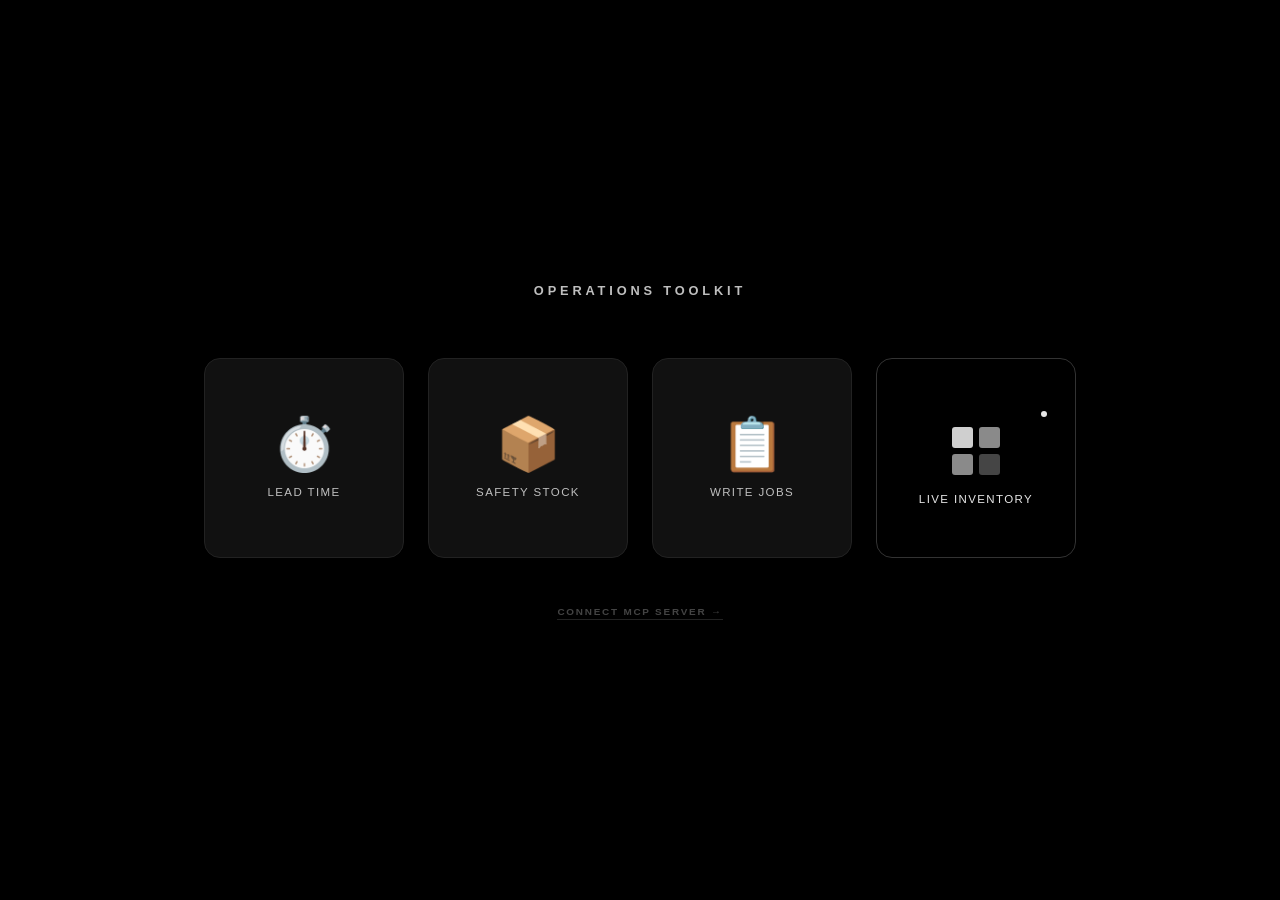
<file: index.html>
<!DOCTYPE html>
<html lang="en">
<head>
    <meta charset="UTF-8">
    <meta name="viewport" content="width=device-width, initial-scale=1.0">
    <title>Operations Toolkit</title>
    <style>
        * { margin: 0; padding: 0; box-sizing: border-box; }

        body {
            font-family: 'Helvetica Neue', Helvetica, Arial, sans-serif;
            background: #000;
            min-height: 100vh;
            display: flex;
            flex-direction: column;
            justify-content: center;
            align-items: center;
            padding: 40px 20px;
        }

        .header {
            text-align: center;
            color: #BFBFBF;
            margin-bottom: 60px;
        }

        .header h1 {
            font-size: 0.8em;
            font-weight: 700;
            letter-spacing: 0.3em;
            text-transform: uppercase;
        }

        .tools-container {
            display: flex;
            gap: 24px;
            flex-wrap: wrap;
            justify-content: center;
        }

        .tool-button {
            background: #111;
            border: 1px solid #222;
            border-radius: 16px;
            width: 200px;
            height: 200px;
            display: flex;
            flex-direction: column;
            align-items: center;
            justify-content: center;
            text-decoration: none;
            color: #BFBFBF;
            transition: all 0.2s ease;
            cursor: pointer;
            gap: 16px;
        }

        .tool-button:hover {
            background: #1a1a1a;
            border-color: #444;
            transform: translateY(-4px);
        }

        .tool-icon {
            font-size: 52px;
            line-height: 1;
        }

        .tool-name {
            font-size: 0.72em;
            font-weight: 500;
            letter-spacing: 0.12em;
            text-transform: uppercase;
            text-align: center;
        }

        /* Live Inventory — featured card, full black with white text */
        .tool-button.featured {
            background: #000;
            border: 1px solid #333;
            color: #E6E6E6;
        }

        .tool-button.featured:hover {
            background: #0d0d0d;
            border-color: #666;
        }

        .live-dot {
            width: 6px;
            height: 6px;
            border-radius: 50%;
            background: #E6E6E6;
            animation: blink 1.8s ease-in-out infinite;
            margin-bottom: -8px;
            align-self: flex-end;
            margin-right: 28px;
        }

        @keyframes blink {
            0%, 100% { opacity: 1; }
            50%       { opacity: 0.2; }
        }

        @media (max-width: 768px) {
            .tool-button { width: 160px; height: 160px; }
            .tool-icon { font-size: 40px; }
            .tool-name { font-size: 0.65em; }
        }
    </style>
</head>
<body>
    <div class="header">
        <h1>Operations Toolkit</h1>
    </div>

    <div class="tools-container">

        <a href="tools/lead-time-calculator.html" class="tool-button">
            <div class="tool-icon">⏱️</div>
            <div class="tool-name">Lead Time</div>
        </a>

        <a href="tools/safety-stock-calculator.html" class="tool-button">
            <div class="tool-icon">📦</div>
            <div class="tool-name">Safety Stock</div>
        </a>

        <a href="tools/write-jobs.html" class="tool-button">
            <div class="tool-icon">📋</div>
            <div class="tool-name">Write Jobs</div>
        </a>

        <a href="tools/felt-inventory.html" class="tool-button featured">
            <div class="live-dot"></div>
            <svg width="52" height="52" viewBox="0 0 52 52" fill="none" xmlns="http://www.w3.org/2000/svg">
                <rect x="2"  y="2"  width="21" height="21" rx="3" fill="#E6E6E6" opacity="0.9"/>
                <rect x="29" y="2"  width="21" height="21" rx="3" fill="#E6E6E6" opacity="0.6"/>
                <rect x="2"  y="29" width="21" height="21" rx="3" fill="#E6E6E6" opacity="0.6"/>
                <rect x="29" y="29" width="21" height="21" rx="3" fill="#E6E6E6" opacity="0.3"/>
            </svg>
            <div class="tool-name">Live Inventory</div>
        </a>

    </div>

    <div style="margin-top: 48px; text-align: center; color: #333; font-size: 0.62rem; font-weight: 700; letter-spacing: 0.18em; text-transform: uppercase;">
      <a href="tools/mcp-server-spec.md" style="color: #444; text-decoration: none; border-bottom: 1px solid #222; padding-bottom: 2px;">
        Connect MCP Server →
      </a>
    </div>
</body>
</html>
</file>
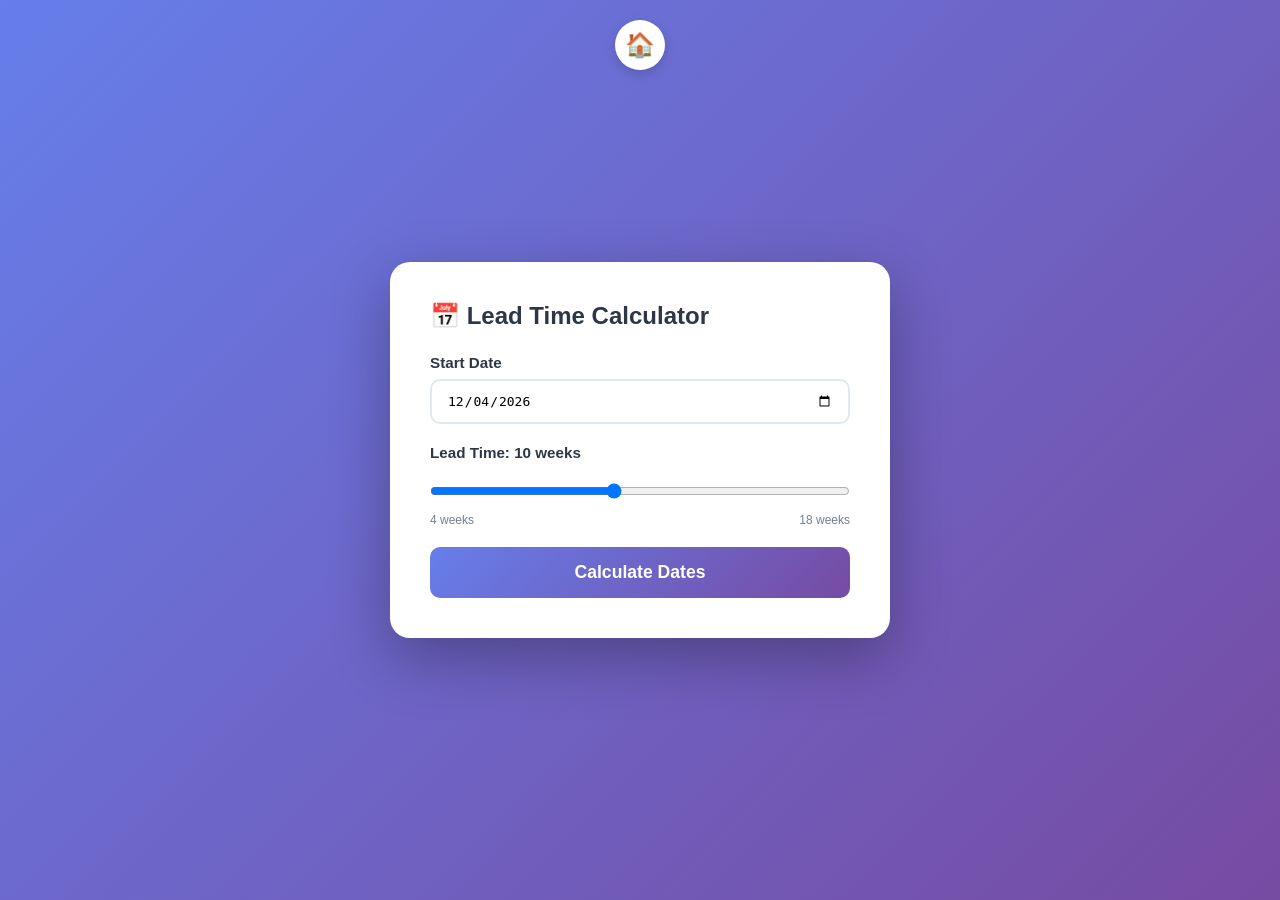
<file: tools/lead-time-calculator.html>
<!DOCTYPE html>
<html lang="en">
<head>
    <meta charset="UTF-8">
    <meta name="viewport" content="width=device-width, initial-scale=1.0">
    <title>Lead Time Calculator - Operations Toolkit</title>
    <link rel="stylesheet" href="../assets/css/shared-styles.css">
    <style>
        body {
            background: linear-gradient(135deg, #667eea 0%, #764ba2 100%);
            min-height: 100vh;
            padding: 20px;
            display: flex;
            align-items: center;
            justify-content: center;
        }
        
        .calculator {
            background: white;
            border-radius: 20px;
            box-shadow: 0 20px 60px rgba(0, 0, 0, 0.3);
            padding: 40px;
            width: 100%;
            max-width: 500px;
            margin: 40px auto;
        }
        
        .header {
            display: flex;
            align-items: center;
            gap: 8px;
            margin-bottom: 24px;
            font-size: 24px;
            font-weight: 600;
            color: #2d3748;
        }
        
        .form-group {
            margin-bottom: 20px;
        }
        
        label {
            display: block;
            font-weight: 600;
            margin-bottom: 8px;
            color: #2d3748;
            font-size: 0.95em;
        }
        
        input[type="date"] {
            width: 100%;
            padding: 12px 15px;
            border: 2px solid #e2e8f0;
            border-radius: 10px;
            font-size: 1em;
            transition: all 0.3s;
        }
        
        input[type="date"]:focus {
            outline: none;
            border-color: #667eea;
            box-shadow: 0 0 0 3px rgba(102, 126, 234, 0.1);
        }
        
        input[type="range"] {
            width: 100%;
            margin: 8px 0;
            height: 6px;
            background: #e2e8f0;
            border-radius: 5px;
            outline: none;
        }
        
        input[type="range"]::-webkit-slider-thumb {
            appearance: none;
            width: 20px;
            height: 20px;
            background: linear-gradient(135deg, #667eea 0%, #764ba2 100%);
            border-radius: 50%;
            cursor: pointer;
        }
        
        input[type="range"]::-moz-range-thumb {
            width: 20px;
            height: 20px;
            background: linear-gradient(135deg, #667eea 0%, #764ba2 100%);
            border-radius: 50%;
            cursor: pointer;
            border: none;
        }
        
        .range-labels {
            display: flex;
            justify-content: space-between;
            font-size: 12px;
            color: #718096;
        }
        
        .calculate-btn {
            width: 100%;
            background: linear-gradient(135deg, #667eea 0%, #764ba2 100%);
            color: white;
            border: none;
            padding: 15px;
            border-radius: 10px;
            font-size: 1.1em;
            font-weight: 600;
            cursor: pointer;
            transition: all 0.3s;
        }
        
        .calculate-btn:hover {
            transform: translateY(-2px);
            box-shadow: 0 10px 25px rgba(102, 126, 234, 0.4);
        }
        
        .calculate-btn:active {
            transform: translateY(0);
        }
        
        .results {
            margin-top: 24px;
            padding-top: 20px;
            border-top: 1px solid #e5e7eb;
        }
        
        .results-header {
            display: flex;
            justify-content: space-between;
            align-items: center;
            margin-bottom: 16px;
        }
        
        .results-header h3 {
            color: #2d3748;
            font-size: 1em;
        }
        
        .copy-btn {
            display: flex;
            align-items: center;
            gap: 4px;
            background: #f3f4f6;
            border: none;
            color: #4a5568;
            cursor: pointer;
            font-size: 14px;
            padding: 6px 12px;
            border-radius: 6px;
            transition: all 0.2s;
            font-weight: 500;
        }
        
        .copy-btn:hover {
            color: #2d3748;
            background-color: #e5e7eb;
        }
        
        .email-output {
            background-color: #f9fafb;
            border: 2px solid #e5e7eb;
            border-radius: 10px;
            padding: 16px;
            font-family: 'SF Mono', Monaco, 'Cascadia Code', monospace;
            font-size: 14px;
            white-space: pre-wrap;
            line-height: 1.6;
            color: #1f2937;
        }
        
        .hidden {
            display: none;
        }
    </style>
</head>
<body>
    <div class="calculator">
        <div class="header">
            📅 Lead Time Calculator
        </div>
        
        <div class="form-group">
            <label for="dfaDate">Start Date</label>
            <input type="date" id="dfaDate">
        </div>
        
        <div class="form-group">
            <label for="leadTime">Lead Time: <span id="leadTimeValue">10</span> weeks</label>
            <input type="range" id="leadTime" min="4" max="18" value="10">
            <div class="range-labels">
                <span>4 weeks</span>
                <span>18 weeks</span>
            </div>
        </div>
        
        <button class="calculate-btn" onclick="calculateDates()">
            Calculate Dates
        </button>
        
        <div id="results" class="results hidden">
            <div class="results-header">
                <h3>Generated Email:</h3>
                <button class="copy-btn" onclick="copyToClipboard()">
                    📋 Copy to Clipboard
                </button>
            </div>
            <div id="emailOutput" class="email-output"></div>
        </div>
    </div>

    <script src="../assets/js/nav.js"></script>
    <script>
        // Initialize navigation
        createToolkitNav('lead-time');

        // Set up date range and defaults
        const today = new Date();
        const dfaDateInput = document.getElementById('dfaDate');
        const leadTimeInput = document.getElementById('leadTime');
        const leadTimeValue = document.getElementById('leadTimeValue');
        const results = document.getElementById('results');
        const emailOutput = document.getElementById('emailOutput');

        // Set default date to today (no constraints)
        dfaDateInput.value = today.toISOString().split('T')[0];

        // Update lead time display
        leadTimeInput.addEventListener('input', function() {
            leadTimeValue.textContent = this.value;
        });

        // Date calculation functions
        function isWeekend(date) {
            const day = date.getDay();
            return day === 0 || day === 6;
        }

        function addBusinessDays(date, days) {
            let currentDate = new Date(date);
            let addedDays = 0;
            
            while (addedDays < days) {
                currentDate.setDate(currentDate.getDate() + 1);
                if (!isWeekend(currentDate)) {
                    addedDays++;
                }
            }
            
            while (isWeekend(currentDate)) {
                currentDate.setDate(currentDate.getDate() + 1);
            }
            
            return currentDate;
        }

        function subtractBusinessDays(date, days) {
            let currentDate = new Date(date);
            let subtractedDays = 0;
            
            while (subtractedDays < days) {
                currentDate.setDate(currentDate.getDate() - 1);
                if (!isWeekend(currentDate)) {
                    subtractedDays++;
                }
            }
            
            while (isWeekend(currentDate)) {
                currentDate.setDate(currentDate.getDate() - 1);
            }
            
            return currentDate;
        }

        function formatDate(date) {
            return date.toLocaleDateString('en-US', {
                weekday: 'long',
                year: 'numeric',
                month: 'long',
                day: 'numeric'
            });
        }

        function calculateDates() {
            const selectedDate = new Date(dfaDateInput.value);
            const leadTimeWeeks = parseInt(leadTimeInput.value);
            
            const shippingDate = addBusinessDays(selectedDate, leadTimeWeeks * 5);
            const balanceInvoiceDate = subtractBusinessDays(shippingDate, 6 * 5);
            const balancePaymentDueDate = subtractBusinessDays(shippingDate, 10);

            const emailText = `Confirming we have received the DFA.

Important dates for your order:
- Shipping Date: ${formatDate(shippingDate)}
- Balance Invoice Send Date: ${formatDate(balanceInvoiceDate)} (6 weeks prior to shipping)
- Balance Payment Due Date: ${formatDate(balancePaymentDueDate)} (10 days prior to shipping)

Best Regards,
Jordan`;

            emailOutput.textContent = emailText;
            results.classList.remove('hidden');
        }

        function copyToClipboard() {
            navigator.clipboard.writeText(emailOutput.textContent).then(() => {
                const btn = document.querySelector('.copy-btn');
                const originalText = btn.innerHTML;
                btn.innerHTML = '✅ Copied!';
                setTimeout(() => {
                    btn.innerHTML = originalText;
                }, 2000);
            });
        }
    </script>
</body>
</html>
</file>
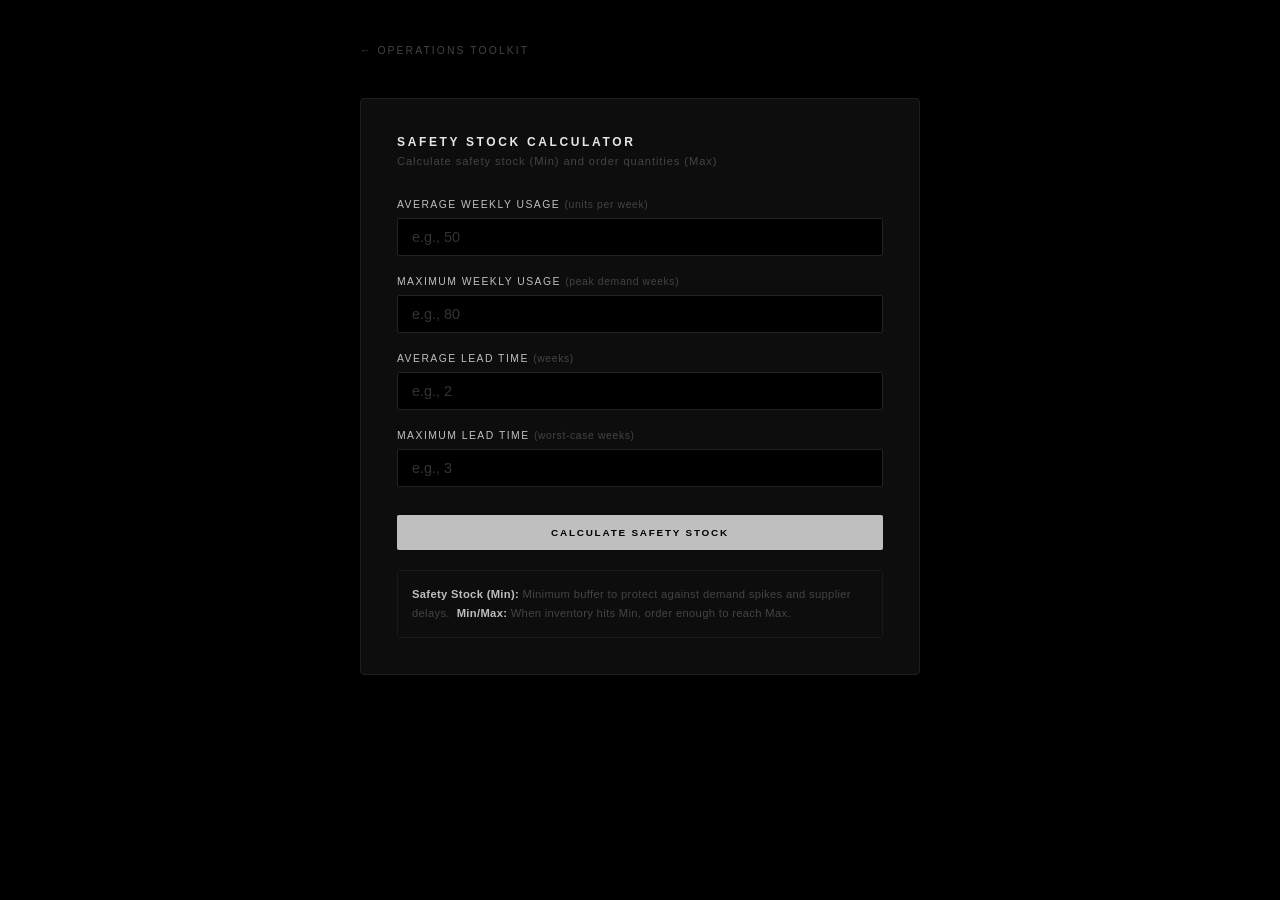
<file: tools/safety-stock-calculator.html>
<!DOCTYPE html>
<html lang="en">
<head>
    <meta charset="UTF-8">
    <meta name="viewport" content="width=device-width, initial-scale=1.0">
    <title>Safety Stock Calculator - Operations Toolkit</title>
    <style>
        * { margin: 0; padding: 0; box-sizing: border-box; }

        body {
            font-family: 'Helvetica Neue', Helvetica, Arial, sans-serif;
            background: #000;
            min-height: 100vh;
            color: #BFBFBF;
            padding: 40px 20px;
            display: flex;
            flex-direction: column;
            align-items: center;
        }

        .nav {
            width: 100%;
            max-width: 560px;
            margin-bottom: 40px;
        }

        .nav a {
            font-size: 0.65rem;
            letter-spacing: 0.2em;
            text-transform: uppercase;
            color: #444;
            text-decoration: none;
            transition: color 0.15s;
        }

        .nav a:hover { color: #BFBFBF; }

        .card {
            background: #0d0d0d;
            border: 1px solid #1e1e1e;
            border-radius: 4px;
            padding: 36px;
            width: 100%;
            max-width: 560px;
        }

        h1 {
            font-size: 0.75rem;
            font-weight: 700;
            letter-spacing: 0.22em;
            text-transform: uppercase;
            color: #E6E6E6;
            margin-bottom: 6px;
        }

        .subtitle {
            font-size: 0.7rem;
            letter-spacing: 0.08em;
            color: #444;
            margin-bottom: 32px;
        }

        .input-group { margin-bottom: 20px; }

        label {
            display: block;
            font-size: 0.65rem;
            letter-spacing: 0.14em;
            text-transform: uppercase;
            color: #BFBFBF;
            margin-bottom: 8px;
        }

        .label-hint {
            font-weight: 400;
            color: #444;
            letter-spacing: 0.06em;
            text-transform: none;
        }

        input[type="number"] {
            width: 100%;
            background: #000;
            border: 1px solid #222;
            color: #E6E6E6;
            border-radius: 2px;
            padding: 10px 14px;
            font-size: 0.9rem;
            font-family: inherit;
            transition: border-color 0.15s;
        }

        input[type="number"]:focus {
            outline: none;
            border-color: #555;
        }

        input[type="number"]::placeholder { color: #333; }

        .divider {
            border: none;
            border-top: 1px solid #1a1a1a;
            margin: 28px 0;
        }

        .calculate-btn {
            width: 100%;
            background: #BFBFBF;
            color: #000;
            border: none;
            border-radius: 2px;
            padding: 12px;
            font-size: 0.62rem;
            font-weight: 800;
            letter-spacing: 0.18em;
            text-transform: uppercase;
            cursor: pointer;
            font-family: inherit;
            margin-top: 8px;
            transition: background 0.15s;
        }

        .calculate-btn:hover { background: #ddd; }

        /* Results */
        .result { display: none; margin-top: 28px; }
        .result.show { display: block; }

        .result-label {
            font-size: 0.65rem;
            letter-spacing: 0.14em;
            text-transform: uppercase;
            color: #BFBFBF;
            margin-bottom: 4px;
        }

        .result-value {
            font-size: 2rem;
            font-weight: 700;
            color: #E6E6E6;
            letter-spacing: 0.01em;
            margin-bottom: 16px;
        }

        .result-breakdown {
            display: flex;
            flex-direction: column;
            gap: 8px;
            padding: 16px;
            background: #000;
            border: 1px solid #1a1a1a;
            border-radius: 2px;
        }

        .breakdown-item {
            display: flex;
            justify-content: space-between;
            font-size: 0.75rem;
        }

        .breakdown-label { color: #555; letter-spacing: 0.04em; }
        .breakdown-value { color: #BFBFBF; }

        .order-section { margin-top: 28px; }

        .order-section h2 {
            font-size: 0.65rem;
            font-weight: 700;
            letter-spacing: 0.22em;
            text-transform: uppercase;
            color: #E6E6E6;
            margin-bottom: 20px;
        }

        .order-result {
            margin-top: 20px;
            padding: 20px;
            background: #000;
            border: 1px solid #1a1a1a;
            border-radius: 2px;
        }

        .order-result-label {
            font-size: 0.65rem;
            letter-spacing: 0.14em;
            text-transform: uppercase;
            color: #BFBFBF;
            margin-bottom: 4px;
        }

        .order-result-value {
            font-size: 2rem;
            font-weight: 700;
            color: #E6E6E6;
            margin-bottom: 16px;
        }

        .info-box {
            margin-top: 20px;
            padding: 14px;
            border: 1px solid #1a1a1a;
            border-radius: 2px;
            font-size: 0.7rem;
            color: #444;
            line-height: 1.7;
            letter-spacing: 0.03em;
        }
    </style>
</head>
<body>

    <div class="nav">
        <a href="../index.html">← Operations Toolkit</a>
    </div>

    <div class="card">
        <h1>Safety Stock Calculator</h1>
        <p class="subtitle">Calculate safety stock (Min) and order quantities (Max)</p>

        <div class="input-group">
            <label>Average Weekly Usage <span class="label-hint">(units per week)</span></label>
            <input type="number" id="avg-usage" placeholder="e.g., 50" min="0" step="0.01">
        </div>

        <div class="input-group">
            <label>Maximum Weekly Usage <span class="label-hint">(peak demand weeks)</span></label>
            <input type="number" id="max-usage" placeholder="e.g., 80" min="0" step="0.01">
        </div>

        <div class="input-group">
            <label>Average Lead Time <span class="label-hint">(weeks)</span></label>
            <input type="number" id="avg-lead-time" placeholder="e.g., 2" min="0" step="0.1">
        </div>

        <div class="input-group">
            <label>Maximum Lead Time <span class="label-hint">(worst-case weeks)</span></label>
            <input type="number" id="max-lead-time" placeholder="e.g., 3" min="0" step="0.1">
        </div>

        <button class="calculate-btn" onclick="calculate()">Calculate Safety Stock</button>

        <div id="result" class="result">
            <hr class="divider">
            <div class="result-label">Safety Stock (Min)</div>
            <div class="result-value" id="result-value">0 units</div>
            <div class="result-breakdown">
                <div class="breakdown-item">
                    <span class="breakdown-label">Max Scenario</span>
                    <span class="breakdown-value" id="max-scenario">—</span>
                </div>
                <div class="breakdown-item">
                    <span class="breakdown-label">Average Scenario</span>
                    <span class="breakdown-value" id="avg-scenario">—</span>
                </div>
                <div class="breakdown-item">
                    <span class="breakdown-label">Safety Buffer</span>
                    <span class="breakdown-value" id="buffer">—</span>
                </div>
            </div>

            <div class="order-section">
                <h2>Min / Max Ordering</h2>

                <div class="input-group">
                    <label>Review / Order Period <span class="label-hint">(weeks between orders)</span></label>
                    <input type="number" id="review-period" placeholder="e.g., 4" min="1" step="0.5" value="4">
                </div>

                <div class="input-group">
                    <label>Current Inventory <span class="label-hint">(units on hand, optional)</span></label>
                    <input type="number" id="current-inventory" placeholder="e.g., 120" min="0" step="1">
                </div>

                <button class="calculate-btn" onclick="calculateOrder()">Calculate Order Quantity</button>

                <div id="order-result" class="order-result" style="display:none;">
                    <div class="order-result-label">Order This Amount</div>
                    <div class="order-result-value" id="order-value">0 units</div>
                    <div class="result-breakdown">
                        <div class="breakdown-item">
                            <span class="breakdown-label">Min (Safety Stock)</span>
                            <span class="breakdown-value" id="order-min">—</span>
                        </div>
                        <div class="breakdown-item">
                            <span class="breakdown-label">Max (Target Stock)</span>
                            <span class="breakdown-value" id="order-max">—</span>
                        </div>
                        <div class="breakdown-item">
                            <span class="breakdown-label">Current Inventory</span>
                            <span class="breakdown-value" id="order-current">—</span>
                        </div>
                    </div>
                </div>
            </div>
        </div>

        <div class="info-box">
            <strong style="color:#BFBFBF">Safety Stock (Min):</strong> Minimum buffer to protect against demand spikes and supplier delays.&nbsp;&nbsp;<strong style="color:#BFBFBF">Min/Max:</strong> When inventory hits Min, order enough to reach Max.
        </div>
    </div>

    <script>
        let calculatedSafetyStock = 0;
        let calculatedAvgUsage = 0;

        function calculate() {
            const avgUsage    = parseFloat(document.getElementById('avg-usage').value);
            const maxUsage    = parseFloat(document.getElementById('max-usage').value);
            const avgLeadTime = parseFloat(document.getElementById('avg-lead-time').value);
            const maxLeadTime = parseFloat(document.getElementById('max-lead-time').value);

            if (isNaN(avgUsage) || isNaN(maxUsage) || isNaN(avgLeadTime) || isNaN(maxLeadTime)) {
                alert('Please enter valid numbers for all fields'); return;
            }
            if (maxUsage < avgUsage)       { alert('Maximum usage should be ≥ average usage'); return; }
            if (maxLeadTime < avgLeadTime) { alert('Maximum lead time should be ≥ average lead time'); return; }

            const maxScenario  = maxUsage * maxLeadTime;
            const avgScenario  = avgUsage * avgLeadTime;
            const safetyStock  = Math.ceil(maxScenario - avgScenario);

            calculatedSafetyStock = safetyStock;
            calculatedAvgUsage    = avgUsage;

            document.getElementById('result-value').textContent  = safetyStock.toLocaleString() + ' units';
            document.getElementById('max-scenario').textContent  = `${maxUsage} × ${maxLeadTime} = ${maxScenario.toFixed(1)} units`;
            document.getElementById('avg-scenario').textContent  = `${avgUsage} × ${avgLeadTime} = ${avgScenario.toFixed(1)} units`;
            document.getElementById('buffer').textContent        = `${safetyStock} units`;
            document.getElementById('result').classList.add('show');
        }

        function calculateOrder() {
            if (calculatedSafetyStock === 0) { alert('Please calculate safety stock first'); return; }

            const reviewPeriod     = parseFloat(document.getElementById('review-period').value);
            const currentInventory = parseFloat(document.getElementById('current-inventory').value) || 0;

            if (isNaN(reviewPeriod) || reviewPeriod <= 0) { alert('Please enter a valid review period'); return; }

            const min      = calculatedSafetyStock;
            const max      = min + (calculatedAvgUsage * reviewPeriod);
            const orderQty = Math.max(0, Math.ceil(max - currentInventory));

            document.getElementById('order-value').textContent   = orderQty.toLocaleString() + ' units';
            document.getElementById('order-min').textContent     = `${min.toLocaleString()} units`;
            document.getElementById('order-max').textContent     = `${Math.ceil(max).toLocaleString()} units`;
            document.getElementById('order-current').textContent = currentInventory > 0 ? `${currentInventory.toLocaleString()} units` : 'Not specified';
            document.getElementById('order-result').style.display = 'block';
        }

        document.addEventListener('keypress', e => {
            if (e.key === 'Enter') {
                document.getElementById('result').classList.contains('show') ? calculateOrder() : calculate();
            }
        });
    </script>
</body>
</html>
</file>
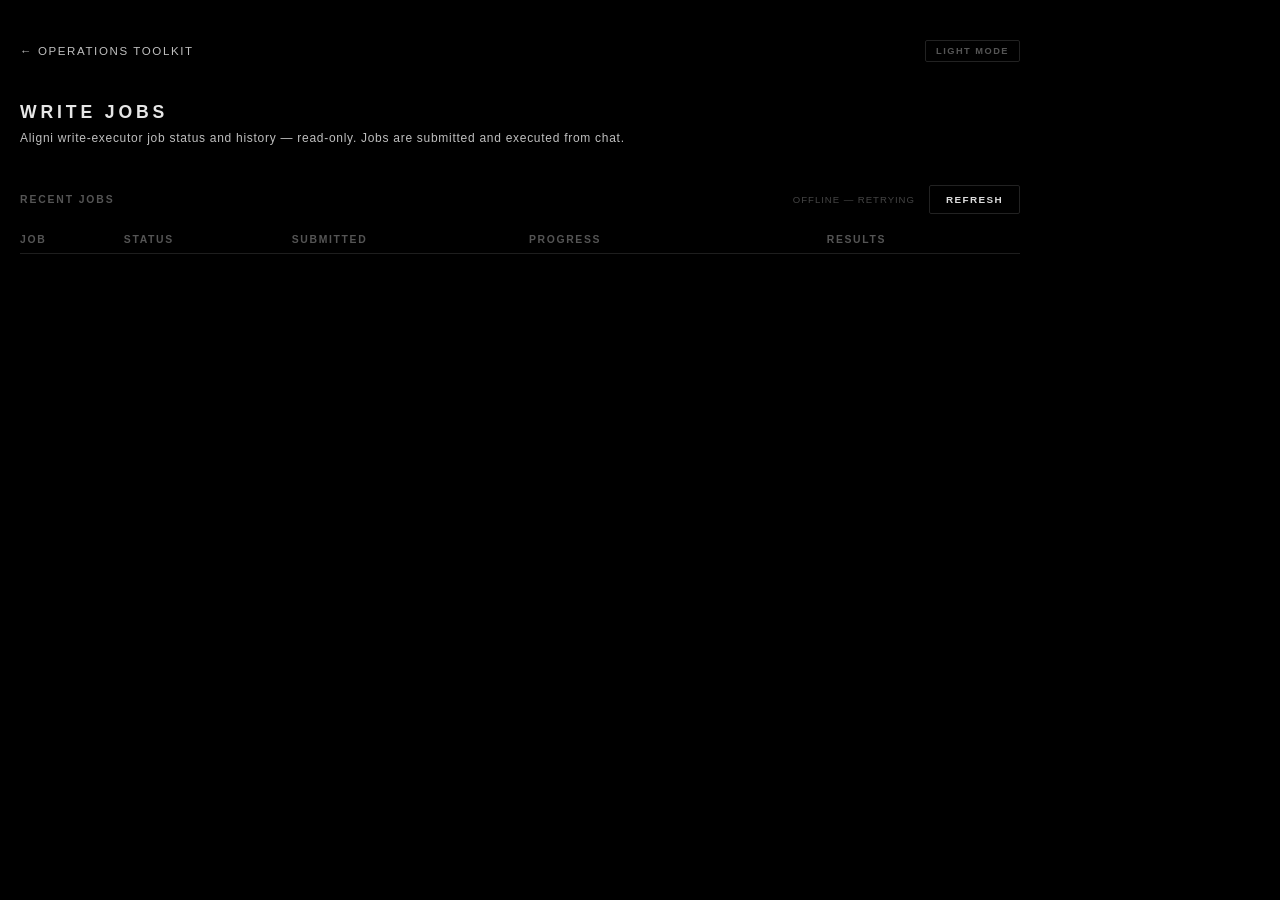
<file: tools/write-jobs.html>
<!DOCTYPE html>
<html lang="en">
<head>
<meta charset="UTF-8">
<meta name="viewport" content="width=device-width, initial-scale=1.0">
<title>STACKABL — Write Jobs</title>
<style>
/* ── Theme Variables ── */
:root {
  --bg:             #000000;
  --bg-card:        #0d0d0d;
  --bg-hover:       #111111;
  --border:         #1e1e1e;
  --border-mid:     #222222;
  --border-strong:  #333333;
  --text-hi:        #E6E6E6;
  --text:           #BFBFBF;
  --text-muted:     #555555;
  --text-ghost:     #444444;
  --ghost-color:    #DDDDDD;
  --ghost-border:   #222222;
  --ghost-hover:    #555555;
  --progress-bg:    #111111;
  --progress-fill:  #BFBFBF;
  --row-border:     #111111;
  --divider:        #1a1a1a;
}

[data-theme="light"] {
  --bg:             #f2f2f2;
  --bg-card:        #ffffff;
  --bg-hover:       #e8e8e8;
  --border:         #e0e0e0;
  --border-mid:     #cccccc;
  --border-strong:  #bbbbbb;
  --text-hi:        #111111;
  --text:           #333333;
  --text-muted:     #888888;
  --text-ghost:     #aaaaaa;
  --ghost-color:    #333333;
  --ghost-border:   #cccccc;
  --ghost-hover:    #888888;
  --progress-bg:    #e0e0e0;
  --progress-fill:  #333333;
  --row-border:     #ebebeb;
  --divider:        #e0e0e0;
}

* { box-sizing: border-box; margin: 0; padding: 0; font-family: 'Helvetica Neue', Helvetica, Arial, sans-serif; }

body {
  background: var(--bg);
  color: var(--text);
  min-height: 100vh;
  padding: 40px 20px 80px;
  transition: background 0.2s, color 0.2s;
}

/* ── Nav ── */
.nav {
  margin-bottom: 40px;
  display: flex; align-items: center; justify-content: space-between;
}
.nav a {
  font-size: 0.72rem; font-weight: 400;
  letter-spacing: 0.14em; text-transform: uppercase;
  color: var(--text); text-decoration: none;
}
.nav a:hover { color: var(--text-hi); }

.theme-toggle {
  background: transparent; border: 1px solid var(--border-mid);
  color: var(--text-muted); border-radius: 2px;
  padding: 5px 10px; font-size: 0.58rem; font-weight: 700;
  letter-spacing: 0.16em; text-transform: uppercase;
  cursor: pointer; font-family: inherit;
  transition: border-color 0.15s, color 0.15s;
}
.theme-toggle:hover { border-color: var(--text-muted); color: var(--text); }

.page-header { margin-bottom: 40px; }
.page-title {
  font-size: 1.1rem; font-weight: 800;
  letter-spacing: 0.22em; text-transform: uppercase;
  color: var(--text-hi); margin-bottom: 8px;
}
.page-subtitle { font-size: 0.75rem; letter-spacing: 0.06em; color: var(--text); }

.content { max-width: 1000px; }

/* ── Section label ── */
.section-label {
  font-size: 0.65rem; font-weight: 700;
  letter-spacing: 0.18em; text-transform: uppercase;
  color: var(--text-muted); margin-bottom: 12px;
}

/* ── Jobs table ── */
.table-wrap { overflow-x: auto; margin-bottom: 28px; }
table { width: 100%; border-collapse: collapse; font-size: 0.72rem; letter-spacing: 0.04em; }
thead th {
  text-align: left; font-size: 0.65rem; font-weight: 700;
  letter-spacing: 0.16em; text-transform: uppercase; color: var(--text-muted);
  padding: 8px 12px 8px 0; border-bottom: 1px solid var(--border); white-space: nowrap;
}
tbody td {
  padding: 12px 12px 12px 0; border-bottom: 1px solid var(--row-border);
  color: var(--text); vertical-align: top;
}
tbody tr:last-child td { border-bottom: none; }
tbody tr.job-row { cursor: pointer; }
tbody tr.job-row:hover td { background: var(--bg-hover); }

.job-name { font-weight: 700; color: var(--text-hi); }
.job-id   { font-size: 0.62rem; color: var(--text-ghost); letter-spacing: 0.04em; }

.st { font-weight: 700; text-transform: uppercase; font-size: 0.65rem; letter-spacing: 0.1em; }
.st-complete  { color: #4CAF50; }
.st-running,
.st-queued    { color: #FF9800; }
.st-failed,
.st-invalid   { color: #f44336; }
.st-validated { color: var(--text); }

/* per-op statuses */
.op-success { color: #4CAF50; font-weight: 700; }
.op-failed  { color: #f44336; font-weight: 700; }
.op-blocked { color: #f44336; }
.op-skipped { color: var(--text-muted); }
.op-pending { color: var(--text-muted); }
.op-running { color: #FF9800; }

/* ── Progress bar ── */
.progress-bar-wrap {
  background: var(--progress-bg); border-radius: 2px; height: 3px;
  overflow: hidden; min-width: 80px;
}
.progress-bar-fill {
  height: 100%; background: var(--progress-fill); border-radius: 2px;
  transition: width 0.3s ease; width: 0%;
}
.progress-cell { min-width: 110px; }
.progress-text { font-size: 0.62rem; color: var(--text-muted); margin-top: 4px; letter-spacing: 0.06em; }

/* ── Detail view ── */
.detail-card {
  background: var(--bg-card); border: 1px solid var(--border);
  border-radius: 2px; padding: 24px; margin-bottom: 24px;
}
.detail-head { display: flex; justify-content: space-between; align-items: flex-start; gap: 16px; flex-wrap: wrap; margin-bottom: 16px; }
.detail-title { font-size: 0.8rem; font-weight: 700; letter-spacing: 0.08em; text-transform: uppercase; color: var(--text-hi); }
.detail-meta  { font-size: 0.65rem; letter-spacing: 0.08em; text-transform: uppercase; color: var(--text-muted); margin-top: 6px; }
.op-message { font-size: 0.68rem; color: var(--text); }
.op-error   { font-size: 0.65rem; color: #f44336; margin-top: 4px; }
.op-lines   { font-size: 0.62rem; color: var(--text-muted); margin-top: 6px; line-height: 1.7; }
.op-lines .lf { color: #f44336; }
.failure-banner {
  border: 1px solid #f44336; color: #f44336; border-radius: 2px;
  padding: 12px 16px; font-size: 0.68rem; margin-bottom: 16px; letter-spacing: 0.04em;
}
.empty-note { font-size: 0.72rem; color: var(--text-muted); letter-spacing: 0.06em; padding: 24px 0; }

.btn-ghost {
  background: transparent; color: var(--ghost-color); border: 1px solid var(--ghost-border);
  border-radius: 2px; padding: 8px 16px; font-size: 0.62rem; font-weight: 700;
  letter-spacing: 0.14em; text-transform: uppercase;
  cursor: pointer; font-family: inherit; transition: border-color 0.15s;
}
.btn-ghost:hover { border-color: var(--ghost-hover); }

.refresh-note { font-size: 0.6rem; color: var(--text-ghost); letter-spacing: 0.1em; text-transform: uppercase; }

/* ── API Activity Bar ── */
#apiBar {
  position: fixed; top: 0; left: 0; right: 0; height: 2px;
  z-index: 9999; pointer-events: none;
  background: linear-gradient(90deg,
    transparent 0%, var(--progress-fill) 40%, var(--text-hi) 50%, var(--progress-fill) 60%, transparent 100%);
  background-size: 300% 100%;
  opacity: 0; transition: opacity 0.15s;
  animation: apiBarSweep 1.2s linear infinite;
}
#apiBar.active { opacity: 1; }
@keyframes apiBarSweep {
  0%   { background-position: 100% 0; }
  100% { background-position: -100% 0; }
}

.hidden { display: none !important; }
</style>
</head>
<body>

<div id="apiBar"></div>
<div class="content">

  <div class="nav">
    <a href="../index.html">← Operations Toolkit</a>
    <button class="theme-toggle" id="themeToggle" onclick="toggleTheme()">Light Mode</button>
  </div>

  <div class="page-header">
    <div class="page-title">Write Jobs</div>
    <div class="page-subtitle">Aligni write-executor job status and history — read-only. Jobs are submitted and executed from chat.</div>
  </div>

  <!-- Jobs list -->
  <div id="listView">
    <div style="display:flex;align-items:center;justify-content:space-between;margin-bottom:12px">
      <div class="section-label" style="margin-bottom:0">Recent Jobs</div>
      <div style="display:flex;align-items:center;gap:14px">
        <span class="refresh-note" id="refreshNote"></span>
        <button class="btn-ghost" onclick="loadJobs(true)">Refresh</button>
      </div>
    </div>
    <div class="table-wrap">
      <table>
        <thead>
          <tr>
            <th>Job</th>
            <th>Status</th>
            <th>Submitted</th>
            <th class="progress-cell">Progress</th>
            <th>Results</th>
          </tr>
        </thead>
        <tbody id="jobsTableBody"></tbody>
      </table>
      <div class="empty-note hidden" id="emptyNote">No jobs yet. Jobs are created from chat via the Stacklab Operations MCP tools.</div>
    </div>
  </div>

  <!-- Job detail -->
  <div id="detailView" class="hidden">
    <div style="display:flex;align-items:center;justify-content:space-between;margin-bottom:12px">
      <div class="section-label" style="margin-bottom:0">Job Detail</div>
      <div style="display:flex;align-items:center;gap:14px">
        <span class="refresh-note" id="detailRefreshNote"></span>
        <button class="btn-ghost" onclick="showList()">← All Jobs</button>
      </div>
    </div>
    <div id="detailBody"></div>
  </div>

</div>

<script>
// ─────────────────────────────────────────────────────────────
//  Constants — this page talks ONLY to the write executor's
//  read endpoints. It makes zero Aligni API calls and offers
//  no way to submit or execute anything.
// ─────────────────────────────────────────────────────────────
const EXECUTOR_URL = 'https://stackabl-write-executor.operations-dae.workers.dev';
const LIST_REFRESH_MS   = 10000; // while any job is queued/running
const DETAIL_REFRESH_MS = 5000;  // while the open job is queued/running

// ─────────────────────────────────────────────────────────────
//  API helper + activity bar
// ─────────────────────────────────────────────────────────────
let _apiInflight = 0;
function _apiActive(on) {
  _apiInflight = Math.max(0, _apiInflight + (on ? 1 : -1));
  document.getElementById('apiBar').classList.toggle('active', _apiInflight > 0);
}

async function apiGet(path) {
  _apiActive(true);
  try {
    const res = await fetch(EXECUTOR_URL + path);
    return await res.json();
  } finally {
    _apiActive(false);
  }
}

// ─────────────────────────────────────────────────────────────
//  State
// ─────────────────────────────────────────────────────────────
let currentJobId = null;
let listTimer = null, detailTimer = null;

const fmtTime = (ts) => ts ? new Date(ts).toLocaleString([], { month: 'short', day: 'numeric', hour: '2-digit', minute: '2-digit' }) : '—';
const escHtml = (s) => String(s ?? '').replace(/&/g,'&amp;').replace(/</g,'&lt;').replace(/>/g,'&gt;');

const ACTIVE_STATUSES = ['queued', 'running'];

// ─────────────────────────────────────────────────────────────
//  Jobs list
// ─────────────────────────────────────────────────────────────
async function loadJobs(manual = false) {
  let data;
  try { data = await apiGet('/jobs'); }
  catch (e) {
    document.getElementById('refreshNote').textContent = 'offline — retrying';
    scheduleListRefresh(true);
    return;
  }
  const jobs = data.jobs ?? [];
  const tbody = document.getElementById('jobsTableBody');
  document.getElementById('emptyNote').classList.toggle('hidden', jobs.length > 0);

  tbody.innerHTML = jobs.map((j) => {
    const pct = j.progress?.total ? Math.round((j.progress.done / j.progress.total) * 100) : 0;
    const oc = j.opCounts || {};
    const bits = [];
    if (oc.success) bits.push(`<span class="op-success">${oc.success} ok</span>`);
    if (oc.failed)  bits.push(`<span class="op-failed">${oc.failed} failed</span>`);
    if (oc.blocked) bits.push(`<span class="op-blocked">${oc.blocked} blocked</span>`);
    if (oc.skipped) bits.push(`<span class="op-skipped">${oc.skipped} skipped</span>`);
    return `<tr class="job-row" onclick="openJob('${escHtml(j.id)}')">
      <td><div class="job-name">${escHtml(j.jobName)}</div><div class="job-id">${escHtml(j.id)}</div></td>
      <td><span class="st st-${escHtml(j.status)}">${escHtml(j.status)}</span></td>
      <td>${fmtTime(j.submittedAt)}</td>
      <td class="progress-cell">
        <div class="progress-bar-wrap"><div class="progress-bar-fill" style="width:${pct}%"></div></div>
        <div class="progress-text">${j.progress?.done ?? 0} of ${j.progress?.total ?? 0} ops</div>
      </td>
      <td>${bits.join(' · ') || '<span class="op-pending">—</span>'}</td>
    </tr>`;
  }).join('');

  const anyActive = jobs.some((j) => ACTIVE_STATUSES.includes(j.status));
  document.getElementById('refreshNote').textContent = anyActive
    ? 'auto-refreshing — job running' : `updated ${new Date().toLocaleTimeString()}`;
  scheduleListRefresh(anyActive);
}

function scheduleListRefresh(active) {
  clearTimeout(listTimer);
  if (active && !currentJobId) listTimer = setTimeout(() => loadJobs(), LIST_REFRESH_MS);
}

// ─────────────────────────────────────────────────────────────
//  Job detail
// ─────────────────────────────────────────────────────────────
async function openJob(id) {
  currentJobId = id;
  clearTimeout(listTimer);
  document.getElementById('listView').classList.add('hidden');
  document.getElementById('detailView').classList.remove('hidden');
  document.getElementById('detailBody').innerHTML = '<div class="empty-note">Loading…</div>';
  await loadDetail();
}

function showList() {
  currentJobId = null;
  clearTimeout(detailTimer);
  document.getElementById('detailView').classList.add('hidden');
  document.getElementById('listView').classList.remove('hidden');
  loadJobs();
}

async function loadDetail() {
  if (!currentJobId) return;
  let j;
  try { j = await apiGet('/jobs/' + encodeURIComponent(currentJobId)); }
  catch (e) {
    document.getElementById('detailRefreshNote').textContent = 'offline — retrying';
    scheduleDetailRefresh(true);
    return;
  }
  if (j.error) {
    document.getElementById('detailBody').innerHTML = `<div class="failure-banner">${escHtml(j.error.message)}</div>`;
    return;
  }

  const pct = j.progress?.total ? Math.round((j.progress.done / j.progress.total) * 100) : 0;
  const rows = (j.results ?? []).map((r, i) => {
    const lines = (r.lines ?? []).map((l) =>
      `<span class="${l.status === 'failed' ? 'lf' : ''}">${escHtml(l.action === 'remove' ? 'removed' : l.status === 'skipped' ? 'kept' : 'added')} ${escHtml(l.manufacturerPn)}${l.quantity != null ? ' ×' + escHtml(l.quantity) : ''}${l.status === 'failed' ? ' — ' + escHtml(l.error?.message ?? 'failed') : ''}</span>`
    ).join('<br>');
    return `<tr>
      <td style="text-align:right;padding-right:12px;color:var(--text-ghost);font-size:0.65rem">${i + 1}</td>
      <td style="white-space:nowrap">${escHtml(r.op)}</td>
      <td class="job-name" style="white-space:nowrap">${escHtml(r.target)}${r.partNumber ? `<div class="job-id">P/N ${escHtml(r.partNumber)}</div>` : ''}</td>
      <td><span class="st op-${escHtml(r.status)}">${escHtml(r.status)}</span></td>
      <td>
        <div class="op-message">${escHtml(r.message ?? '—')}</div>
        ${r.error ? `<div class="op-error">${escHtml(r.error.code)}: ${escHtml(r.error.message)}</div>` : ''}
        ${lines ? `<div class="op-lines">${lines}</div>` : ''}
      </td>
    </tr>`;
  }).join('');

  document.getElementById('detailBody').innerHTML = `
    <div class="detail-card">
      <div class="detail-head">
        <div>
          <div class="detail-title">${escHtml(j.jobName)}</div>
          <div class="detail-meta">${escHtml(j.id)} · submitted ${fmtTime(j.submittedAt)}${j.startedAt ? ' · started ' + fmtTime(j.startedAt) : ''}${j.finishedAt ? ' · finished ' + fmtTime(j.finishedAt) : ''}</div>
        </div>
        <span class="st st-${escHtml(j.status)}" style="font-size:0.8rem">${escHtml(j.status)}</span>
      </div>
      ${j.failure ? `<div class="failure-banner">${escHtml(j.failure.code)}: ${escHtml(j.failure.message)}</div>` : ''}
      <div class="progress-bar-wrap" style="margin-bottom:6px"><div class="progress-bar-fill" style="width:${pct}%"></div></div>
      <div class="progress-text">${j.progress?.done ?? 0} of ${j.progress?.total ?? 0} operations</div>
    </div>
    <div class="table-wrap">
      <table>
        <thead>
          <tr>
            <th style="width:32px;text-align:right;padding-right:12px">#</th>
            <th>Op</th>
            <th>Part</th>
            <th>Status</th>
            <th>Result</th>
          </tr>
        </thead>
        <tbody>${rows}</tbody>
      </table>
    </div>`;

  const active = ACTIVE_STATUSES.includes(j.status);
  document.getElementById('detailRefreshNote').textContent = active
    ? 'auto-refreshing — job running' : `updated ${new Date().toLocaleTimeString()}`;
  scheduleDetailRefresh(active);
}

function scheduleDetailRefresh(active) {
  clearTimeout(detailTimer);
  if (active && currentJobId) detailTimer = setTimeout(() => loadDetail(), DETAIL_REFRESH_MS);
}

// ─────────────────────────────────────────────────────────────
//  Theme toggle
// ─────────────────────────────────────────────────────────────
function toggleTheme() {
  const isDark = document.documentElement.getAttribute('data-theme') !== 'light';
  const next = isDark ? 'light' : 'dark';
  applyTheme(next);
  localStorage.setItem('stackabl-theme', next);
}

function applyTheme(theme) {
  document.documentElement.setAttribute('data-theme', theme);
  document.getElementById('themeToggle').textContent =
    theme === 'light' ? 'Dark Mode' : 'Light Mode';
}

applyTheme(localStorage.getItem('stackabl-theme') || 'dark');
loadJobs();
</script>

</body>
</html>
</file>
<file: assets/css/shared-styles.css>
/* Shared styles for all tools in the Operations Toolkit */

* {
    margin: 0;
    padding: 0;
    box-sizing: border-box;
}

body {
    font-family: -apple-system, BlinkMacSystemFont, 'Segoe UI', Roboto, Oxygen, Ubuntu, Cantarell, sans-serif;
}

/* Navigation - Simple Home Icon */
.toolkit-nav {
    position: fixed;
    top: 20px;
    left: 0;
    right: 0;
    display: flex;
    justify-content: center;
    z-index: 1000;
}

.home-button {
    background: white;
    width: 50px;
    height: 50px;
    border-radius: 50%;
    display: flex;
    align-items: center;
    justify-content: center;
    font-size: 24px;
    text-decoration: none;
    box-shadow: 0 4px 12px rgba(0, 0, 0, 0.15);
    transition: all 0.3s;
}

.home-button:hover {
    transform: translateY(-2px);
    box-shadow: 0 6px 20px rgba(0, 0, 0, 0.2);
}

/* Common Calculator Styles */
.calculator-container {
    background: white;
    border-radius: 20px;
    box-shadow: 0 20px 60px rgba(0, 0, 0, 0.3);
    padding: 40px;
    max-width: 800px;
    width: 100%;
    margin: 40px auto;
}

.calculator-container h1 {
    color: #2d3748;
    margin-bottom: 10px;
    font-size: 2em;
}

.subtitle {
    color: #718096;
    margin-bottom: 30px;
    font-size: 0.95em;
}

/* Input Styles */
.input-group {
    margin-bottom: 25px;
}

.input-group label {
    display: block;
    color: #2d3748;
    font-weight: 600;
    margin-bottom: 8px;
    font-size: 0.95em;
}

.label-hint {
    color: #718096;
    font-weight: 400;
    font-size: 0.85em;
    margin-left: 5px;
}

input, select {
    width: 100%;
    padding: 12px 15px;
    border: 2px solid #e2e8f0;
    border-radius: 10px;
    font-size: 1em;
    transition: all 0.3s;
    background: white;
}

input:focus, select:focus {
    outline: none;
    border-color: #667eea;
    box-shadow: 0 0 0 3px rgba(102, 126, 234, 0.1);
}

/* Button Styles */
.calculate-btn, .primary-btn {
    padding: 15px 30px;
    background: linear-gradient(135deg, #667eea 0%, #764ba2 100%);
    color: white;
    border: none;
    border-radius: 10px;
    font-size: 1.1em;
    font-weight: 600;
    cursor: pointer;
    transition: all 0.3s;
}

.calculate-btn:hover, .primary-btn:hover {
    transform: translateY(-2px);
    box-shadow: 0 10px 25px rgba(102, 126, 234, 0.4);
}

.calculate-btn:active, .primary-btn:active {
    transform: translateY(0);
}

/* Result Display */
.result {
    margin-top: 30px;
    padding: 25px;
    background: linear-gradient(135deg, #f6f8fb 0%, #e9ecef 100%);
    border-radius: 15px;
    animation: slideUp 0.4s;
}

@keyframes slideUp {
    from { opacity: 0; transform: translateY(20px); }
    to { opacity: 1; transform: translateY(0); }
}

.result-label {
    color: #718096;
    font-size: 0.9em;
    margin-bottom: 8px;
}

.result-value {
    font-size: 2.5em;
    font-weight: 700;
    color: #667eea;
    margin-bottom: 15px;
}

.result-breakdown {
    background: white;
    padding: 15px;
    border-radius: 10px;
    margin-top: 15px;
}

.breakdown-item {
    display: flex;
    justify-content: space-between;
    padding: 8px 0;
    border-bottom: 1px solid #e2e8f0;
    font-size: 0.9em;
}

.breakdown-item:last-child {
    border-bottom: none;
}

.breakdown-label {
    color: #4a5568;
}

.breakdown-value {
    color: #2d3748;
    font-weight: 600;
}

/* Info Box */
.info-box {
    background: #edf2f7;
    padding: 15px;
    border-radius: 10px;
    margin-top: 20px;
    font-size: 0.9em;
    color: #4a5568;
    line-height: 1.6;
}

.info-box strong {
    color: #2d3748;
}
</file>
